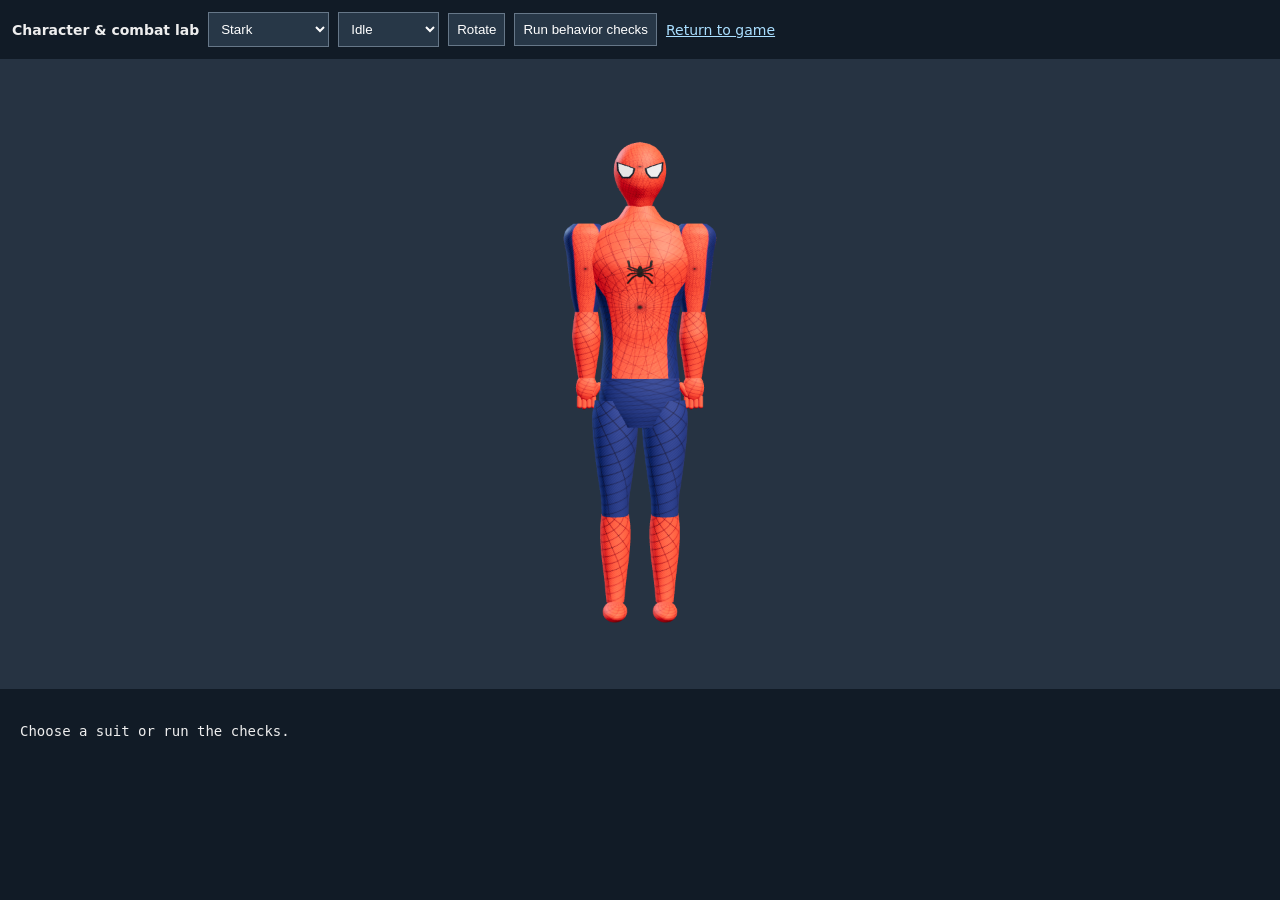
<file: tools/desktop-lab.html>
<!doctype html><html><head><meta charset="utf-8"><title>Desktop character & combat lab</title><style>body{margin:0;background:#111b26;color:#eee;font:14px system-ui}header{padding:12px;display:flex;gap:9px;align-items:center;flex-wrap:wrap}button,select{background:#273747;color:white;border:1px solid #678;padding:8px;cursor:pointer}#view{width:100%;height:70vh;display:block}#results{white-space:pre-wrap;padding:20px}a{color:#aadfff}</style></head><body><header><strong>Character & combat lab</strong><select id="suit" aria-label="Suit"></select><select id="pose" aria-label="Pose"><option value="idle">Idle</option><option value="strike">Strike</option><option value="power">Suit power</option><option value="swing">Swing</option><option value="dodge">Dodge</option></select><button id="turn">Rotate</button><button id="tests">Run behavior checks</button><a href="../">Return to game</a></header><canvas id="view"></canvas><pre id="results">Choose a suit or run the checks.</pre>
<script src="../lib/three.min.js"></script><script src="../src/config.js"></script><script src="../src/desktop-profile.js"></script><script src="../src/suithelp.js"></script><script src="../src/cloak.js"></script><script src="../src/desktop-model.js"></script><script src="../src/hero.js"></script><script src="../src/desktop-suits.js"></script><script src="../src/combat.js"></script><script src="desktop-lab.js"></script></body></html>
</file>
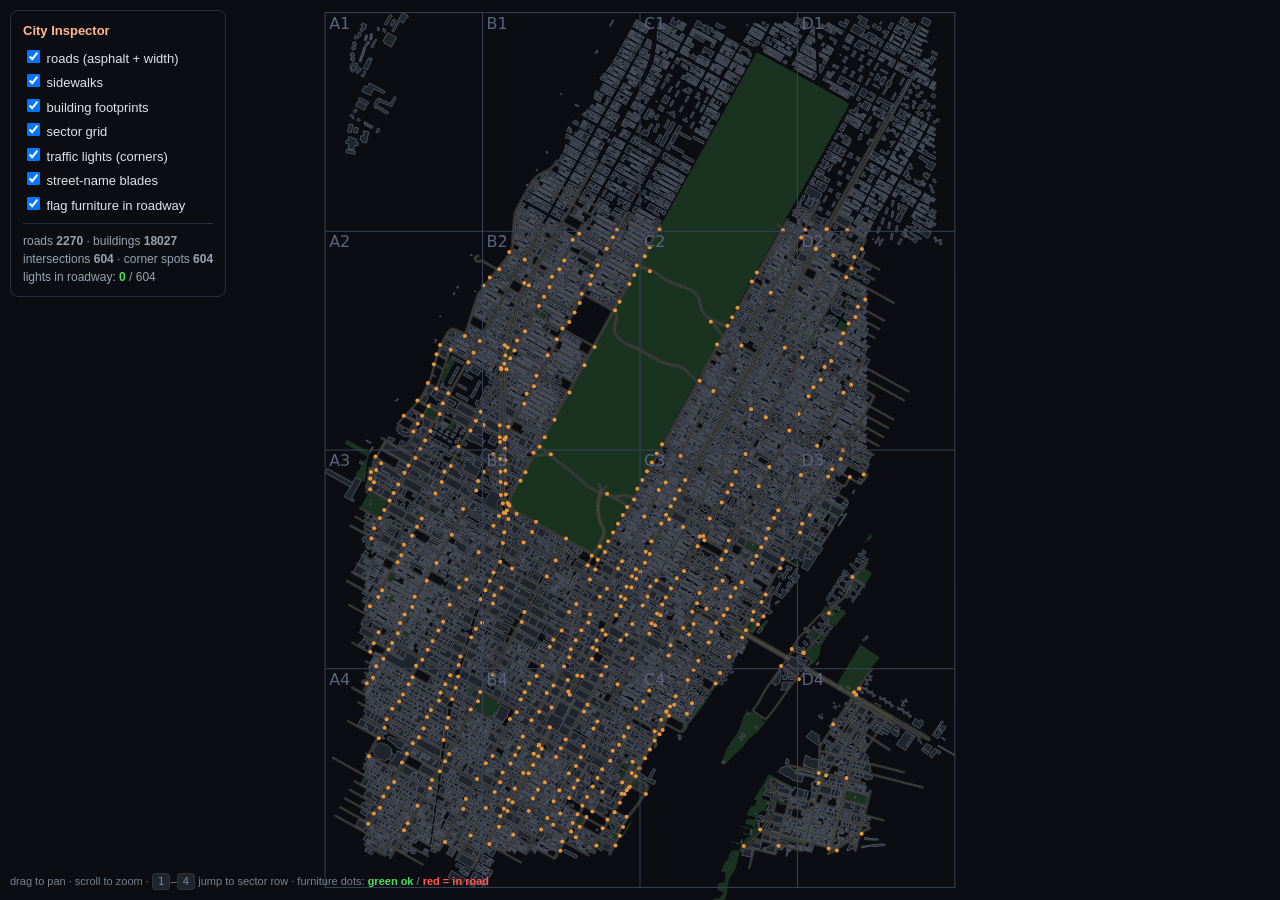
<file: tools/inspect.html>
<!DOCTYPE html>
<html lang="en">
<head>
<meta charset="utf-8">
<title>City Inspector — Spider-Man: NYC</title>
<style>
  html,body{margin:0;background:#0b0d12;color:#dfe3ea;font:13px/1.5 -apple-system,Arial,sans-serif;overflow:hidden}
  #wrap{position:fixed;inset:0}
  canvas{position:absolute;inset:0;cursor:crosshair}
  #hud{position:fixed;top:10px;left:10px;background:rgba(12,14,20,.82);padding:10px 12px;
       border:1px solid #2a2f3a;border-radius:8px;max-width:280px;z-index:5}
  #hud h3{margin:0 0 6px;font-size:13px;color:#ffb894}
  label{display:block;margin:3px 0;cursor:pointer;user-select:none}
  #stats{margin-top:8px;padding-top:8px;border-top:1px solid #2a2f3a;font-size:12px;color:#9aa2b0}
  b.bad{color:#ff5a4a}b.ok{color:#4ade5a}
  #tip{position:fixed;bottom:10px;left:10px;color:#7a828f;font-size:11px}
  kbd{background:#20242e;border:1px solid #333;border-radius:4px;padding:1px 5px}
</style>
</head>
<body>
<div id="wrap"><canvas id="c"></canvas></div>
<div id="hud">
  <h3>City Inspector</h3>
  <label><input type="checkbox" id="tRoad" checked> roads (asphalt + width)</label>
  <label><input type="checkbox" id="tWalk" checked> sidewalks</label>
  <label><input type="checkbox" id="tBldg" checked> building footprints</label>
  <label><input type="checkbox" id="tGrid" checked> sector grid</label>
  <label><input type="checkbox" id="tLights" checked> traffic lights (corners)</label>
  <label><input type="checkbox" id="tBlades" checked> street-name blades</label>
  <label><input type="checkbox" id="tProblems" checked> flag furniture in roadway</label>
  <div id="stats"></div>
</div>
<div id="tip">drag to pan · scroll to zoom · <kbd>1</kbd>–<kbd>4</kbd> jump to sector row · furniture dots: <b class="ok">green ok</b> / <b class="bad">red = in road</b></div>

<script src="../data/city_midtown.js"></script>
<script src="../src/config.js"></script>
<script src="../src/cityplan.js"></script>
<script>
const D = window.CITY_MIDTOWN;
const roads = D.roads, buildings = D.buildings, parks = D.parks || [];
const CP = GAME.CityPlan;

// ---- derive the same furniture the game builds ----
const inters = CP.intersections(roads).filter(e => e.n >= 3);
const corners = [];   // {x,z} sidewalk corner spots
for (const it of inters) {
  const s = CP.sidewalkSpotNear(it.x, it.z, roads, 2.2);
  if (s) corners.push(s);
}

// ---- world bounds ----
let minX=1e9,maxX=-1e9,minZ=1e9,maxZ=-1e9;
for (const b of buildings){ minX=Math.min(minX,b.bx0??Math.min(...b.p.map(p=>p[0]))); }
minX=1e9;maxX=-1e9;minZ=1e9;maxZ=-1e9;
for (const b of buildings) for (const p of b.p){ minX=Math.min(minX,p[0]);maxX=Math.max(maxX,p[0]);minZ=Math.min(minZ,p[1]);maxZ=Math.max(maxZ,p[1]); }

// ---- view transform ----
const cv = document.getElementById('c'), ctx = cv.getContext('2d');
let scale, camx=(minX+maxX)/2, camz=(minZ+maxZ)/2;
function resize(){ cv.width=innerWidth; cv.height=innerHeight; if(!scale) scale = Math.min(cv.width/(maxX-minX+200), cv.height/(maxZ-minZ+200)); draw(); }
addEventListener('resize', resize);
const SX = x => (x-camx)*scale + cv.width/2;
const SZ = z => (z-camz)*scale + cv.height/2;

let drag=null;
cv.addEventListener('mousedown',e=>drag={x:e.clientX,y:e.clientY,cx:camx,cz:camz});
addEventListener('mouseup',()=>drag=null);
addEventListener('mousemove',e=>{ if(!drag)return; camx=drag.cx-(e.clientX-drag.x)/scale; camz=drag.cz-(e.clientY-drag.y)/scale; draw(); });
cv.addEventListener('wheel',e=>{ e.preventDefault(); const f=Math.exp(-e.deltaY*0.0015); scale*=f; draw(); },{passive:false});
addEventListener('keydown',e=>{ const row='1234'.indexOf(e.key); if(row>=0){ camz=minZ+(maxZ-minZ)*(row+0.5)/4; camx=(minX+maxX)/2; scale=Math.min(cv.width/((maxX-minX)/1+120), cv.height/((maxZ-minZ)/4+120)); draw(); } });
for (const id of ['tRoad','tWalk','tBldg','tGrid','tLights','tBlades','tProblems'])
  document.getElementById(id).addEventListener('change', draw);
const on = id => document.getElementById(id).checked;

function draw(){
  ctx.fillStyle='#0b0d12'; ctx.fillRect(0,0,cv.width,cv.height);
  // parks
  ctx.fillStyle='#1a3320';
  for (const pk of parks){ ctx.beginPath(); pk.p.forEach((p,i)=>i?ctx.lineTo(SX(p[0]),SZ(p[1])):ctx.moveTo(SX(p[0]),SZ(p[1]))); ctx.closePath(); ctx.fill(); }
  // sidewalks (drawn first / under)
  if (on('tWalk')){
    ctx.strokeStyle='#5a5750'; ctx.lineCap='butt';
    for (const r of roads){ const p=r.p; for(let i=1;i<p.length;i++){ const a=p[i-1],b=p[i];
      const dx=b[0]-a[0],dz=b[1]-a[1],L=Math.hypot(dx,dz)||1,ux=dx/L,uz=dz/L; const off=r.w/2+1.9;
      ctx.lineWidth=3.8*scale;
      for(const s of [1,-1]){ ctx.beginPath(); ctx.moveTo(SX(a[0]-uz*off*s),SZ(a[1]+ux*off*s)); ctx.lineTo(SX(b[0]-uz*off*s),SZ(b[1]+ux*off*s)); ctx.stroke(); }
    }}
  }
  // roads (asphalt at width, on top of sidewalks — matches the game's height order)
  if (on('tRoad')){
    ctx.strokeStyle='#2b2e36'; ctx.lineCap='round';
    for (const r of roads){ ctx.lineWidth=Math.max(1,r.w*scale); ctx.beginPath();
      r.p.forEach((p,i)=>i?ctx.lineTo(SX(p[0]),SZ(p[1])):ctx.moveTo(SX(p[0]),SZ(p[1]))); ctx.stroke(); }
    ctx.strokeStyle='#c9a83a55'; ctx.lineWidth=Math.max(0.5,scale);
    for (const r of roads){ ctx.beginPath(); r.p.forEach((p,i)=>i?ctx.lineTo(SX(p[0]),SZ(p[1])):ctx.moveTo(SX(p[0]),SZ(p[1]))); ctx.stroke(); }
  }
  // buildings
  if (on('tBldg')){
    ctx.strokeStyle='#4a4f5c'; ctx.fillStyle='#20242c'; ctx.lineWidth=1;
    for (const b of buildings){ if(b.p.length<3)continue; ctx.beginPath();
      b.p.forEach((p,i)=>i?ctx.lineTo(SX(p[0]),SZ(p[1])):ctx.moveTo(SX(p[0]),SZ(p[1]))); ctx.closePath(); ctx.fill(); ctx.stroke(); }
  }
  // furniture: corners → lights/blades; flag any that land in a roadway
  let badL=0, badB=0;
  if (on('tLights') || on('tBlades') || on('tProblems')){
    for (let i=0;i<corners.length;i++){ const s=corners[i];
      const inRoad = CP.inRoadway(s.x, s.z, roads, 0.4);
      if (on('tLights')){ if(inRoad)badL++; ctx.fillStyle = (inRoad&&on('tProblems'))?'#ff5a4a':'#e8963a';
        ctx.beginPath(); ctx.arc(SX(s.x),SZ(s.z),Math.max(2,scale*0.8),0,7); ctx.fill(); }
    }
  }
  // sector grid
  if (on('tGrid')){
    ctx.strokeStyle='#39415a'; ctx.fillStyle='#5a6280'; ctx.lineWidth=1; ctx.font='16px system-ui'; ctx.textBaseline='top';
    const COLS=4, ROWS=4, dw=(maxX-minX)/COLS, dh=(maxZ-minZ)/ROWS;
    for(let i=0;i<=COLS;i++){ const x=SX(minX+i*dw); ctx.beginPath(); ctx.moveTo(x,SZ(minZ)); ctx.lineTo(x,SZ(maxZ)); ctx.stroke(); }
    for(let j=0;j<=ROWS;j++){ const y=SZ(minZ+j*dh); ctx.beginPath(); ctx.moveTo(SX(minX),y); ctx.lineTo(SX(maxX),y); ctx.stroke(); }
    for(let i=0;i<COLS;i++)for(let j=0;j<ROWS;j++) ctx.fillText('ABCD'[i]+(j+1), SX(minX+i*dw)+4, SZ(minZ+j*dh)+4);
  }
  document.getElementById('stats').innerHTML =
    `roads <b>${roads.length}</b> · buildings <b>${buildings.length}</b><br>`+
    `intersections <b>${inters.length}</b> · corner spots <b>${corners.length}</b><br>`+
    `lights in roadway: <b class="${badL?'bad':'ok'}">${badL}</b> / ${corners.length}`;
}
resize();
</script>
</body>
</html>
</file>
